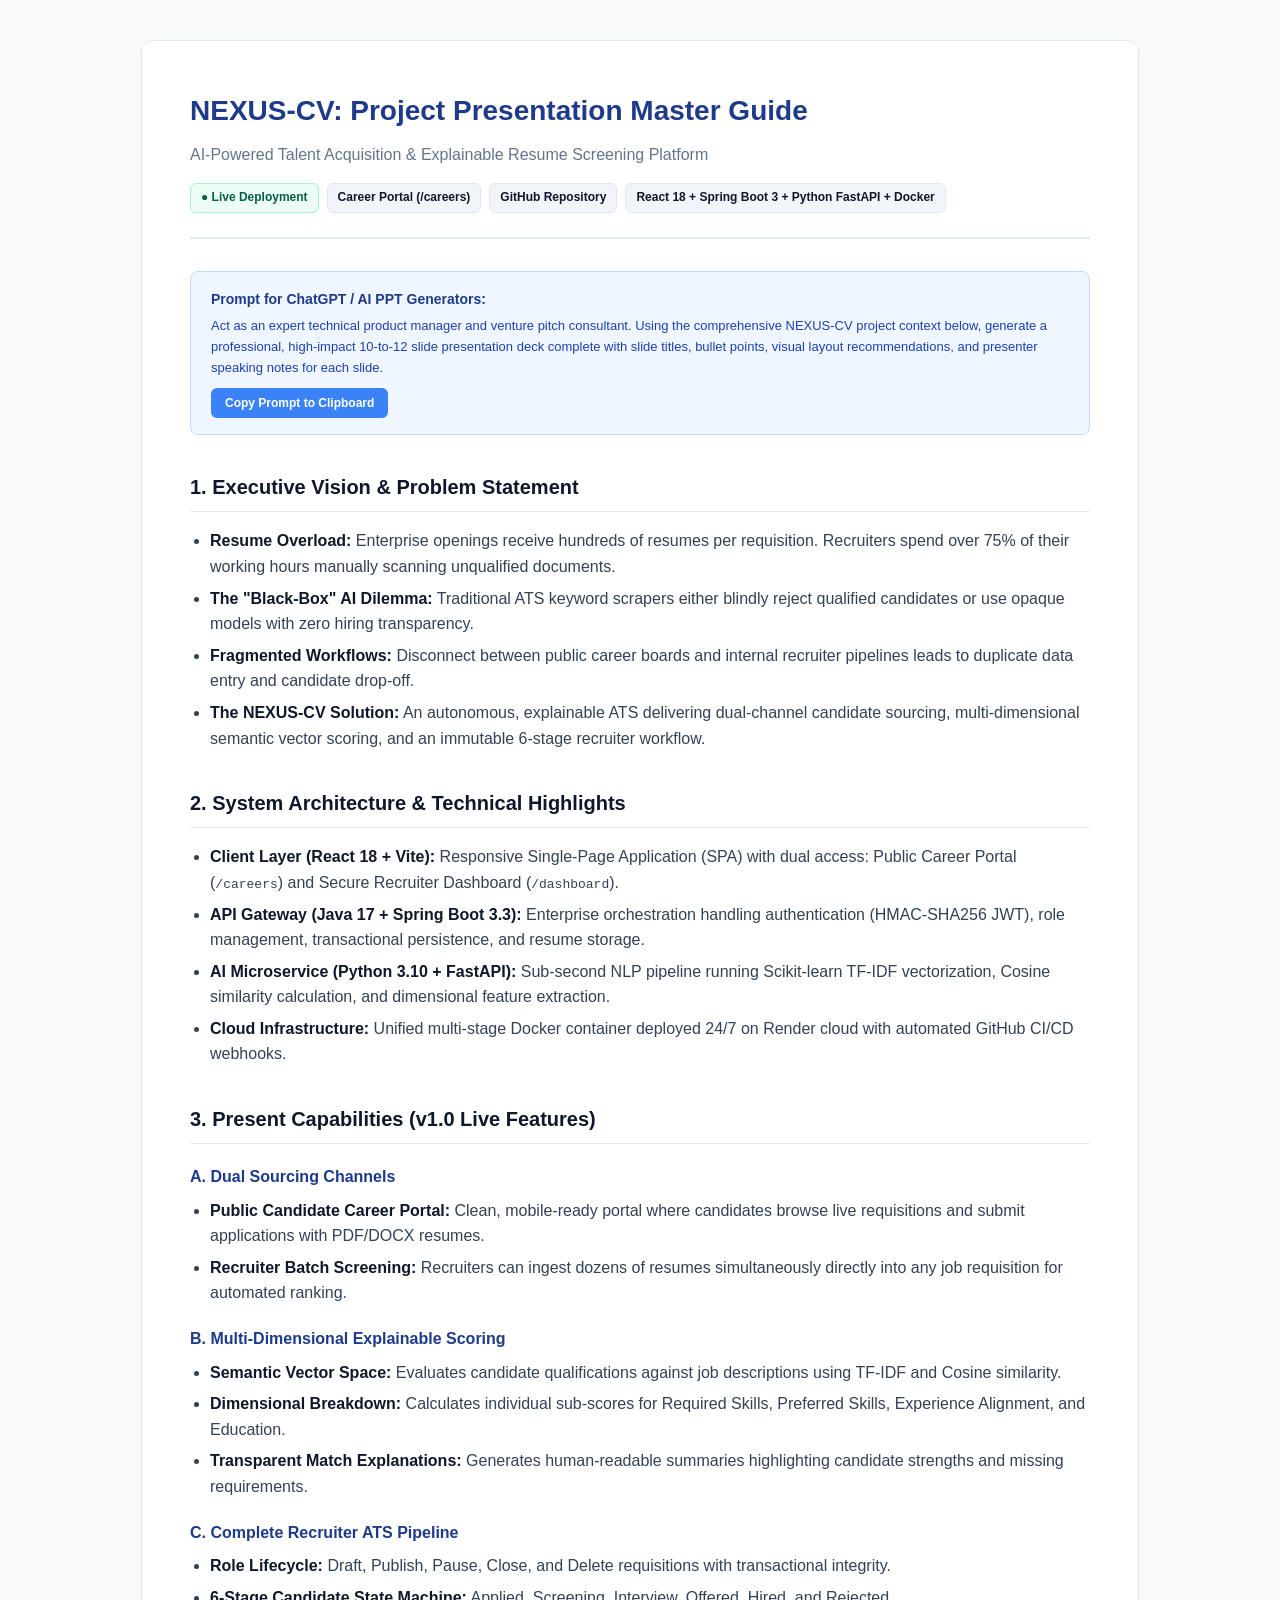
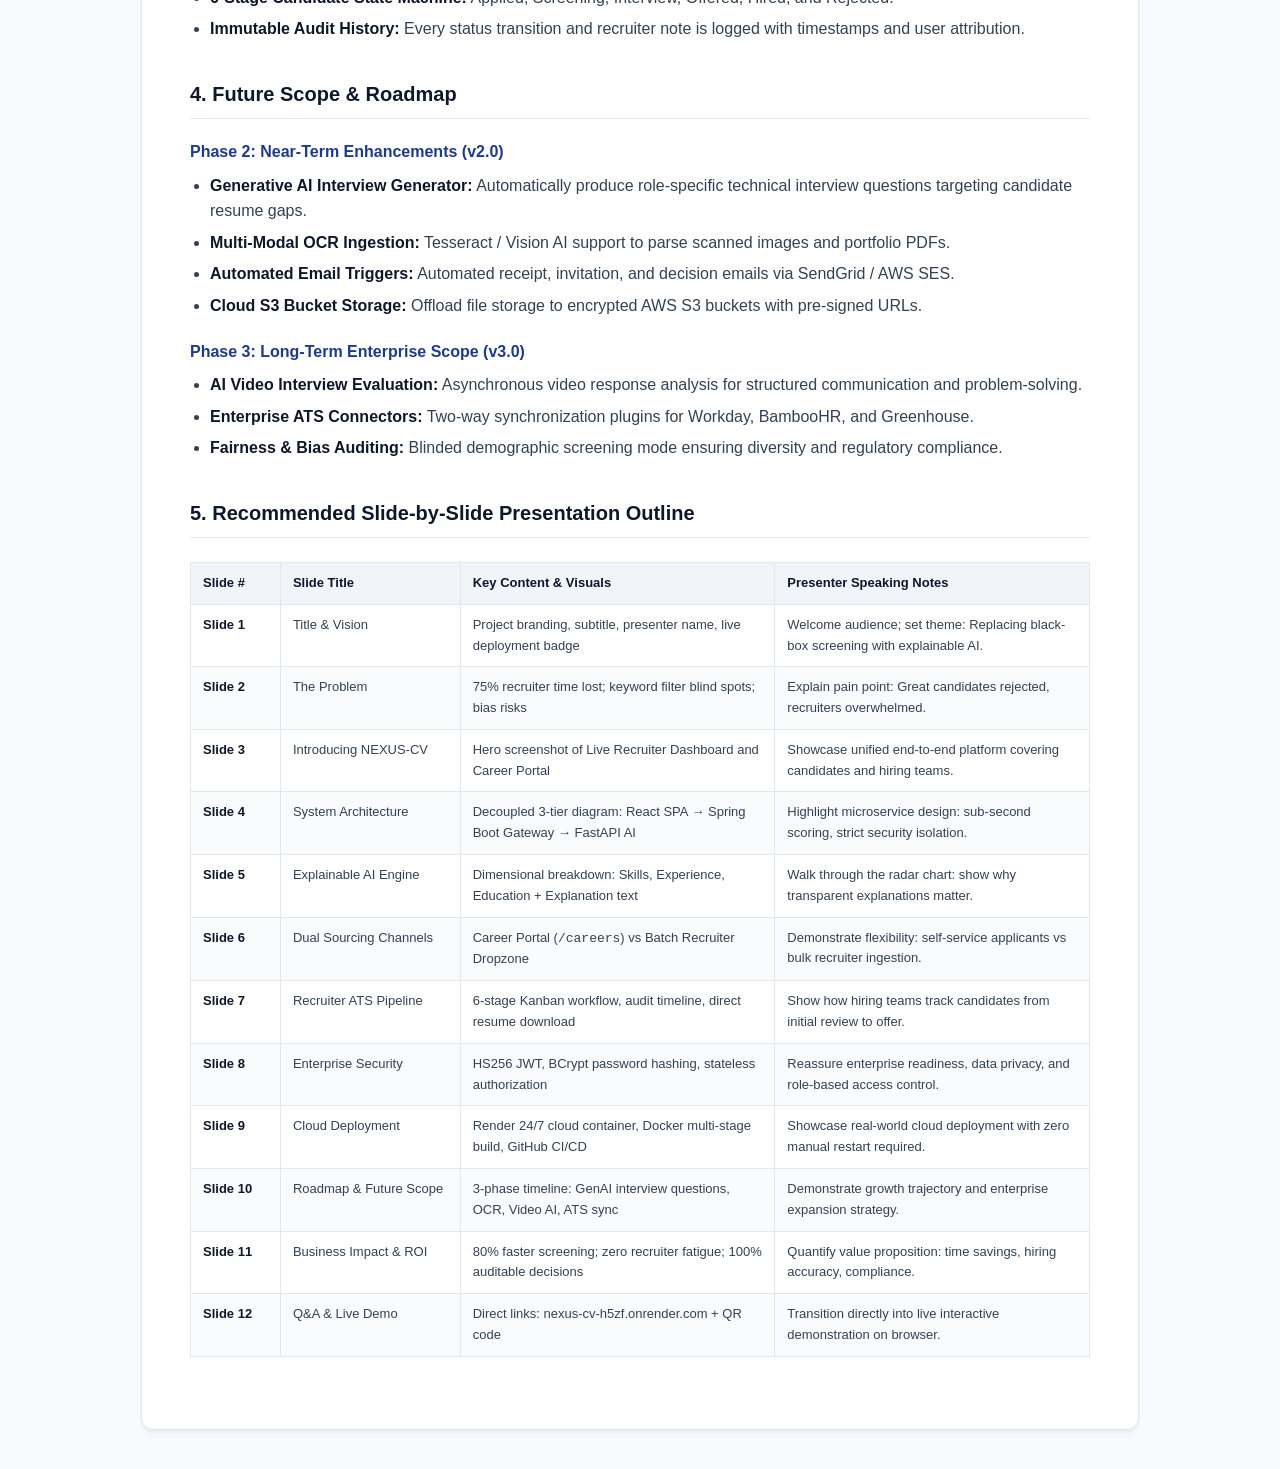
<file: docs/NEXUS_CV_Presentation_Guide.html>
<!DOCTYPE html>
<html lang="en">
<head>
  <meta charset="UTF-8">
  <title>NEXUS-CV: Project Presentation Master Guide</title>
  <style>
    :root {
      --primary: #1e3a8a;
      --primary-light: #3b82f6;
      --slate-900: #0f172a;
      --slate-800: #1e293b;
      --slate-100: #f1f5f9;
      --text-main: #334155;
      --text-heading: #0f172a;
      --border: #e2e8f0;
      --accent: #10b981;
    }
    body {
      font-family: -apple-system, BlinkMacSystemFont, "Segoe UI", Roboto, Helvetica, Arial, sans-serif;
      line-height: 1.6;
      color: var(--text-main);
      background-color: #f8fafc;
      margin: 0;
      padding: 40px 20px;
    }
    .container {
      max-width: 900px;
      margin: 0 auto;
      background: #ffffff;
      padding: 48px;
      border-radius: 12px;
      box-shadow: 0 4px 6px -1px rgba(0,0,0,0.05), 0 2px 4px -2px rgba(0,0,0,0.05);
      border: 1px solid var(--border);
    }
    .header {
      border-bottom: 2px solid var(--border);
      padding-bottom: 24px;
      margin-bottom: 32px;
    }
    h1 {
      font-size: 28px;
      color: var(--primary);
      margin: 0 0 8px 0;
      font-weight: 800;
    }
    .subtitle {
      font-size: 16px;
      color: #64748b;
      margin: 0 0 16px 0;
    }
    .badges {
      display: flex;
      flex-wrap: wrap;
      gap: 8px;
      margin-top: 12px;
    }
    .badge {
      display: inline-flex;
      align-items: center;
      padding: 4px 10px;
      border-radius: 6px;
      font-size: 12px;
      font-weight: 600;
      background: var(--slate-100);
      color: var(--slate-900);
      border: 1px solid var(--border);
      text-decoration: none;
    }
    .badge-live {
      background: #ecfdf5;
      color: #065f46;
      border-color: #a7f3d0;
    }
    .copy-box {
      background: #eff6ff;
      border: 1px solid #bfdbfe;
      border-radius: 8px;
      padding: 16px 20px;
      margin: 24px 0;
      position: relative;
    }
    .copy-box h4 {
      margin: 0 0 6px 0;
      color: var(--primary);
      font-size: 14px;
    }
    .copy-box p {
      margin: 0 0 10px 0;
      font-size: 13px;
      color: #1e40af;
    }
    .btn-copy {
      background: var(--primary-light);
      color: white;
      border: none;
      padding: 8px 14px;
      border-radius: 6px;
      font-size: 12px;
      font-weight: 600;
      cursor: pointer;
      transition: background 0.2s;
    }
    .btn-copy:hover {
      background: var(--primary);
    }
    h2 {
      color: var(--text-heading);
      font-size: 20px;
      border-bottom: 1px solid var(--border);
      padding-bottom: 8px;
      margin-top: 36px;
      margin-bottom: 16px;
    }
    h3 {
      font-size: 16px;
      color: var(--primary);
      margin-top: 20px;
      margin-bottom: 8px;
    }
    ul {
      margin: 8px 0 16px 20px;
      padding: 0;
    }
    li {
      margin-bottom: 6px;
    }
    strong {
      color: var(--slate-900);
    }
    table {
      width: 100%;
      border-collapse: collapse;
      margin: 24px 0;
      font-size: 13px;
    }
    th, td {
      border: 1px solid var(--border);
      padding: 10px 12px;
      text-align: left;
      vertical-align: top;
    }
    th {
      background-color: #f1f5f9;
      color: var(--slate-900);
      font-weight: 700;
    }
    tr:nth-child(even) {
      background-color: #fafbfc;
    }
    @media print {
      body { background: #fff; padding: 0; }
      .container { box-shadow: none; border: none; padding: 0; }
      .btn-copy { display: none; }
    }
  </style>
</head>
<body>
  <div class="container">
    <div class="header">
      <h1>NEXUS-CV: Project Presentation Master Guide</h1>
      <div class="subtitle">AI-Powered Talent Acquisition & Explainable Resume Screening Platform</div>
      <div class="badges">
        <a class="badge badge-live" href="https://nexus-cv-h5zf.onrender.com" target="_blank">● Live Deployment</a>
        <a class="badge" href="https://nexus-cv-h5zf.onrender.com/careers" target="_blank">Career Portal (/careers)</a>
        <a class="badge" href="https://github.com/gentleG1ant/NEXUS-CV" target="_blank">GitHub Repository</a>
        <span class="badge">React 18 + Spring Boot 3 + Python FastAPI + Docker</span>
      </div>
    </div>

    <div class="copy-box">
      <h4>Prompt for ChatGPT / AI PPT Generators:</h4>
      <p id="promptText">Act as an expert technical product manager and venture pitch consultant. Using the comprehensive NEXUS-CV project context below, generate a professional, high-impact 10-to-12 slide presentation deck complete with slide titles, bullet points, visual layout recommendations, and presenter speaking notes for each slide.</p>
      <button class="btn-copy" onclick="copyPrompt()">Copy Prompt to Clipboard</button>
      <span id="copyMsg" style="font-size: 12px; color: #059669; margin-left: 10px; display: none;">Copied!</span>
    </div>

    <h2>1. Executive Vision & Problem Statement</h2>
    <ul>
      <li><strong>Resume Overload:</strong> Enterprise openings receive hundreds of resumes per requisition. Recruiters spend over 75% of their working hours manually scanning unqualified documents.</li>
      <li><strong>The "Black-Box" AI Dilemma:</strong> Traditional ATS keyword scrapers either blindly reject qualified candidates or use opaque models with zero hiring transparency.</li>
      <li><strong>Fragmented Workflows:</strong> Disconnect between public career boards and internal recruiter pipelines leads to duplicate data entry and candidate drop-off.</li>
      <li><strong>The NEXUS-CV Solution:</strong> An autonomous, explainable ATS delivering dual-channel candidate sourcing, multi-dimensional semantic vector scoring, and an immutable 6-stage recruiter workflow.</li>
    </ul>

    <h2>2. System Architecture & Technical Highlights</h2>
    <ul>
      <li><strong>Client Layer (React 18 + Vite):</strong> Responsive Single-Page Application (SPA) with dual access: Public Career Portal (<code>/careers</code>) and Secure Recruiter Dashboard (<code>/dashboard</code>).</li>
      <li><strong>API Gateway (Java 17 + Spring Boot 3.3):</strong> Enterprise orchestration handling authentication (HMAC-SHA256 JWT), role management, transactional persistence, and resume storage.</li>
      <li><strong>AI Microservice (Python 3.10 + FastAPI):</strong> Sub-second NLP pipeline running Scikit-learn TF-IDF vectorization, Cosine similarity calculation, and dimensional feature extraction.</li>
      <li><strong>Cloud Infrastructure:</strong> Unified multi-stage Docker container deployed 24/7 on Render cloud with automated GitHub CI/CD webhooks.</li>
    </ul>

    <h2>3. Present Capabilities (v1.0 Live Features)</h2>
    <h3>A. Dual Sourcing Channels</h3>
    <ul>
      <li><strong>Public Candidate Career Portal:</strong> Clean, mobile-ready portal where candidates browse live requisitions and submit applications with PDF/DOCX resumes.</li>
      <li><strong>Recruiter Batch Screening:</strong> Recruiters can ingest dozens of resumes simultaneously directly into any job requisition for automated ranking.</li>
    </ul>

    <h3>B. Multi-Dimensional Explainable Scoring</h3>
    <ul>
      <li><strong>Semantic Vector Space:</strong> Evaluates candidate qualifications against job descriptions using TF-IDF and Cosine similarity.</li>
      <li><strong>Dimensional Breakdown:</strong> Calculates individual sub-scores for Required Skills, Preferred Skills, Experience Alignment, and Education.</li>
      <li><strong>Transparent Match Explanations:</strong> Generates human-readable summaries highlighting candidate strengths and missing requirements.</li>
    </ul>

    <h3>C. Complete Recruiter ATS Pipeline</h3>
    <ul>
      <li><strong>Role Lifecycle:</strong> Draft, Publish, Pause, Close, and Delete requisitions with transactional integrity.</li>
      <li><strong>6-Stage Candidate State Machine:</strong> Applied, Screening, Interview, Offered, Hired, and Rejected.</li>
      <li><strong>Immutable Audit History:</strong> Every status transition and recruiter note is logged with timestamps and user attribution.</li>
    </ul>

    <h2>4. Future Scope & Roadmap</h2>
    <h3>Phase 2: Near-Term Enhancements (v2.0)</h3>
    <ul>
      <li><strong>Generative AI Interview Generator:</strong> Automatically produce role-specific technical interview questions targeting candidate resume gaps.</li>
      <li><strong>Multi-Modal OCR Ingestion:</strong> Tesseract / Vision AI support to parse scanned images and portfolio PDFs.</li>
      <li><strong>Automated Email Triggers:</strong> Automated receipt, invitation, and decision emails via SendGrid / AWS SES.</li>
      <li><strong>Cloud S3 Bucket Storage:</strong> Offload file storage to encrypted AWS S3 buckets with pre-signed URLs.</li>
    </ul>

    <h3>Phase 3: Long-Term Enterprise Scope (v3.0)</h3>
    <ul>
      <li><strong>AI Video Interview Evaluation:</strong> Asynchronous video response analysis for structured communication and problem-solving.</li>
      <li><strong>Enterprise ATS Connectors:</strong> Two-way synchronization plugins for Workday, BambooHR, and Greenhouse.</li>
      <li><strong>Fairness & Bias Auditing:</strong> Blinded demographic screening mode ensuring diversity and regulatory compliance.</li>
    </ul>

    <h2>5. Recommended Slide-by-Slide Presentation Outline</h2>
    <table>
      <thead>
        <tr>
          <th style="width: 10%;">Slide #</th>
          <th style="width: 20%;">Slide Title</th>
          <th style="width: 35%;">Key Content & Visuals</th>
          <th style="width: 35%;">Presenter Speaking Notes</th>
        </tr>
      </thead>
      <tbody>
        <tr>
          <td><strong>Slide 1</strong></td>
          <td>Title & Vision</td>
          <td>Project branding, subtitle, presenter name, live deployment badge</td>
          <td>Welcome audience; set theme: Replacing black-box screening with explainable AI.</td>
        </tr>
        <tr>
          <td><strong>Slide 2</strong></td>
          <td>The Problem</td>
          <td>75% recruiter time lost; keyword filter blind spots; bias risks</td>
          <td>Explain pain point: Great candidates rejected, recruiters overwhelmed.</td>
        </tr>
        <tr>
          <td><strong>Slide 3</strong></td>
          <td>Introducing NEXUS-CV</td>
          <td>Hero screenshot of Live Recruiter Dashboard and Career Portal</td>
          <td>Showcase unified end-to-end platform covering candidates and hiring teams.</td>
        </tr>
        <tr>
          <td><strong>Slide 4</strong></td>
          <td>System Architecture</td>
          <td>Decoupled 3-tier diagram: React SPA &rarr; Spring Boot Gateway &rarr; FastAPI AI</td>
          <td>Highlight microservice design: sub-second scoring, strict security isolation.</td>
        </tr>
        <tr>
          <td><strong>Slide 5</strong></td>
          <td>Explainable AI Engine</td>
          <td>Dimensional breakdown: Skills, Experience, Education + Explanation text</td>
          <td>Walk through the radar chart: show why transparent explanations matter.</td>
        </tr>
        <tr>
          <td><strong>Slide 6</strong></td>
          <td>Dual Sourcing Channels</td>
          <td>Career Portal (<code>/careers</code>) vs Batch Recruiter Dropzone</td>
          <td>Demonstrate flexibility: self-service applicants vs bulk recruiter ingestion.</td>
        </tr>
        <tr>
          <td><strong>Slide 7</strong></td>
          <td>Recruiter ATS Pipeline</td>
          <td>6-stage Kanban workflow, audit timeline, direct resume download</td>
          <td>Show how hiring teams track candidates from initial review to offer.</td>
        </tr>
        <tr>
          <td><strong>Slide 8</strong></td>
          <td>Enterprise Security</td>
          <td>HS256 JWT, BCrypt password hashing, stateless authorization</td>
          <td>Reassure enterprise readiness, data privacy, and role-based access control.</td>
        </tr>
        <tr>
          <td><strong>Slide 9</strong></td>
          <td>Cloud Deployment</td>
          <td>Render 24/7 cloud container, Docker multi-stage build, GitHub CI/CD</td>
          <td>Showcase real-world cloud deployment with zero manual restart required.</td>
        </tr>
        <tr>
          <td><strong>Slide 10</strong></td>
          <td>Roadmap & Future Scope</td>
          <td>3-phase timeline: GenAI interview questions, OCR, Video AI, ATS sync</td>
          <td>Demonstrate growth trajectory and enterprise expansion strategy.</td>
        </tr>
        <tr>
          <td><strong>Slide 11</strong></td>
          <td>Business Impact & ROI</td>
          <td>80% faster screening; zero recruiter fatigue; 100% auditable decisions</td>
          <td>Quantify value proposition: time savings, hiring accuracy, compliance.</td>
        </tr>
        <tr>
          <td><strong>Slide 12</strong></td>
          <td>Q&A & Live Demo</td>
          <td>Direct links: nexus-cv-h5zf.onrender.com + QR code</td>
          <td>Transition directly into live interactive demonstration on browser.</td>
        </tr>
      </tbody>
    </table>
  </div>

  <script>
    function copyPrompt() {
      const text = document.getElementById('promptText').innerText;
      navigator.clipboard.writeText(text).then(() => {
        const msg = document.getElementById('copyMsg');
        msg.style.display = 'inline';
        setTimeout(() => { msg.style.display = 'none'; }, 2500);
      });
    }
  </script>
</body>
</html>
</file>
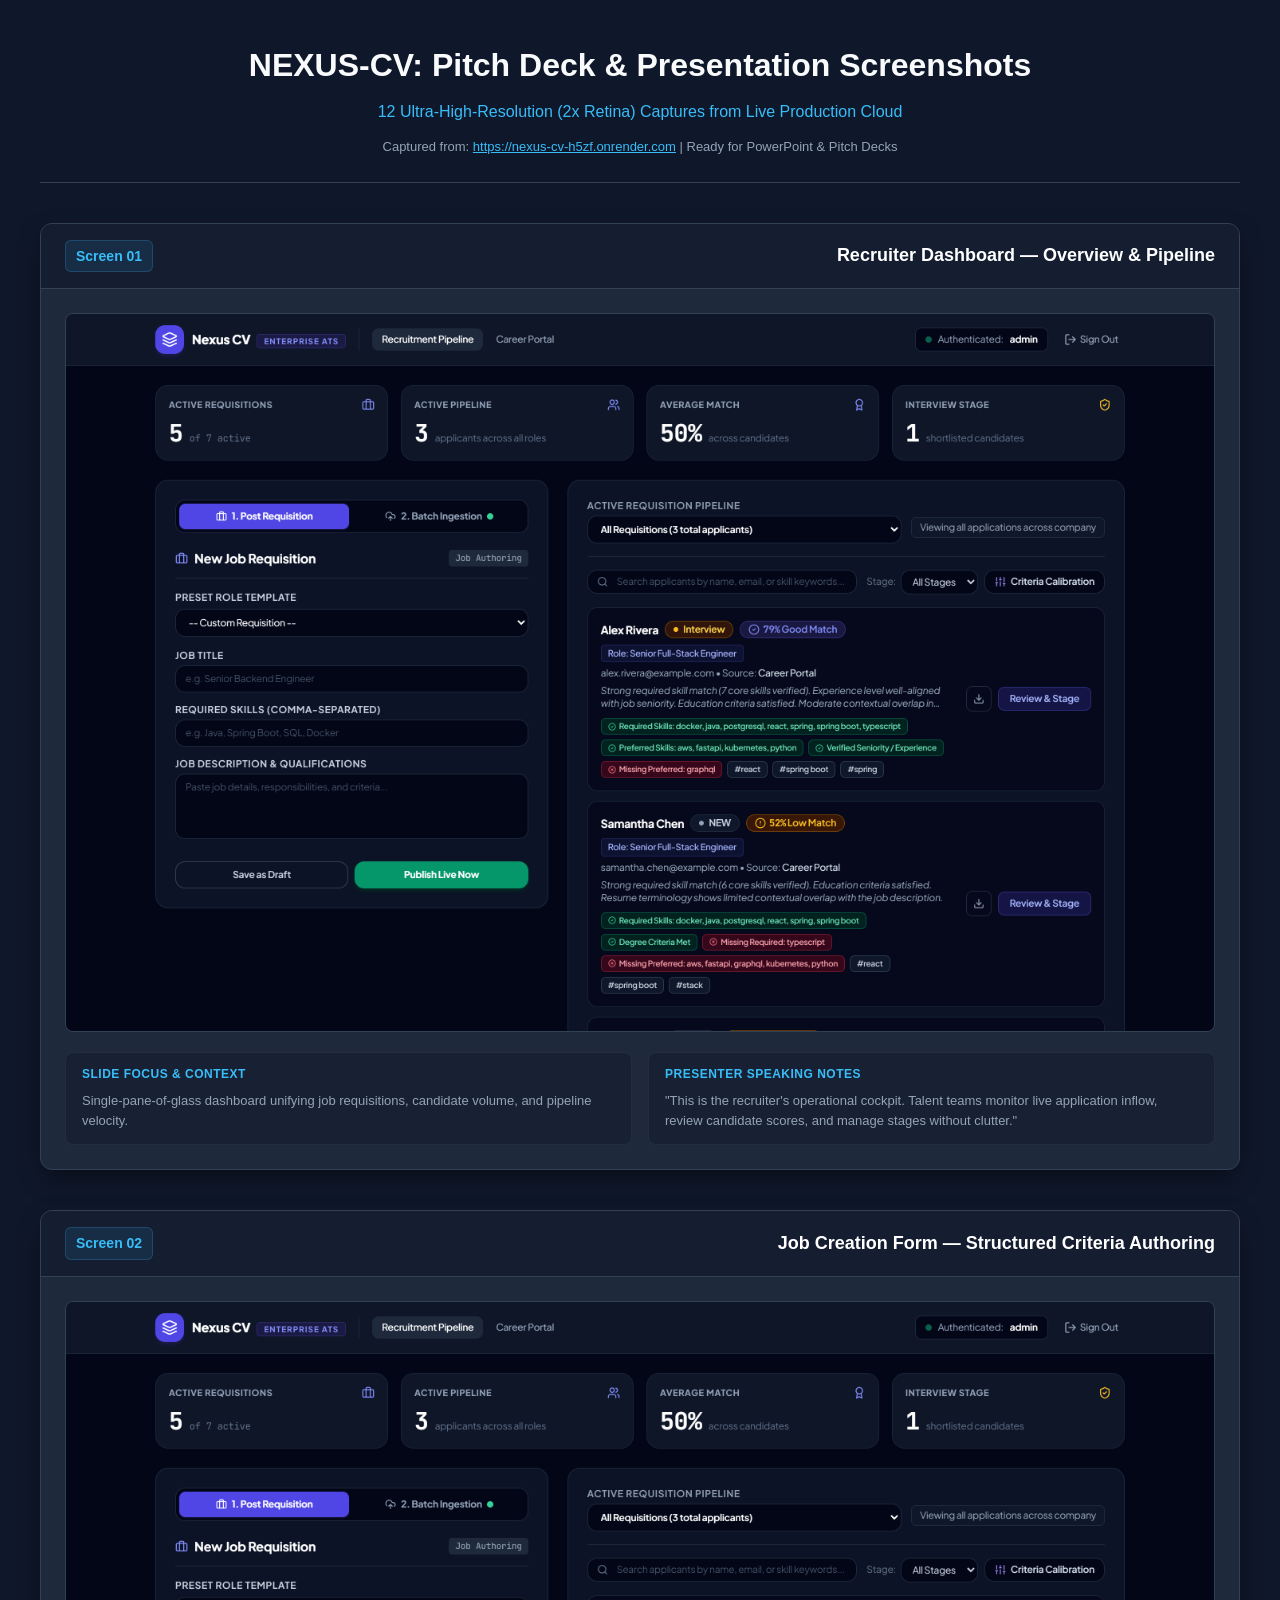
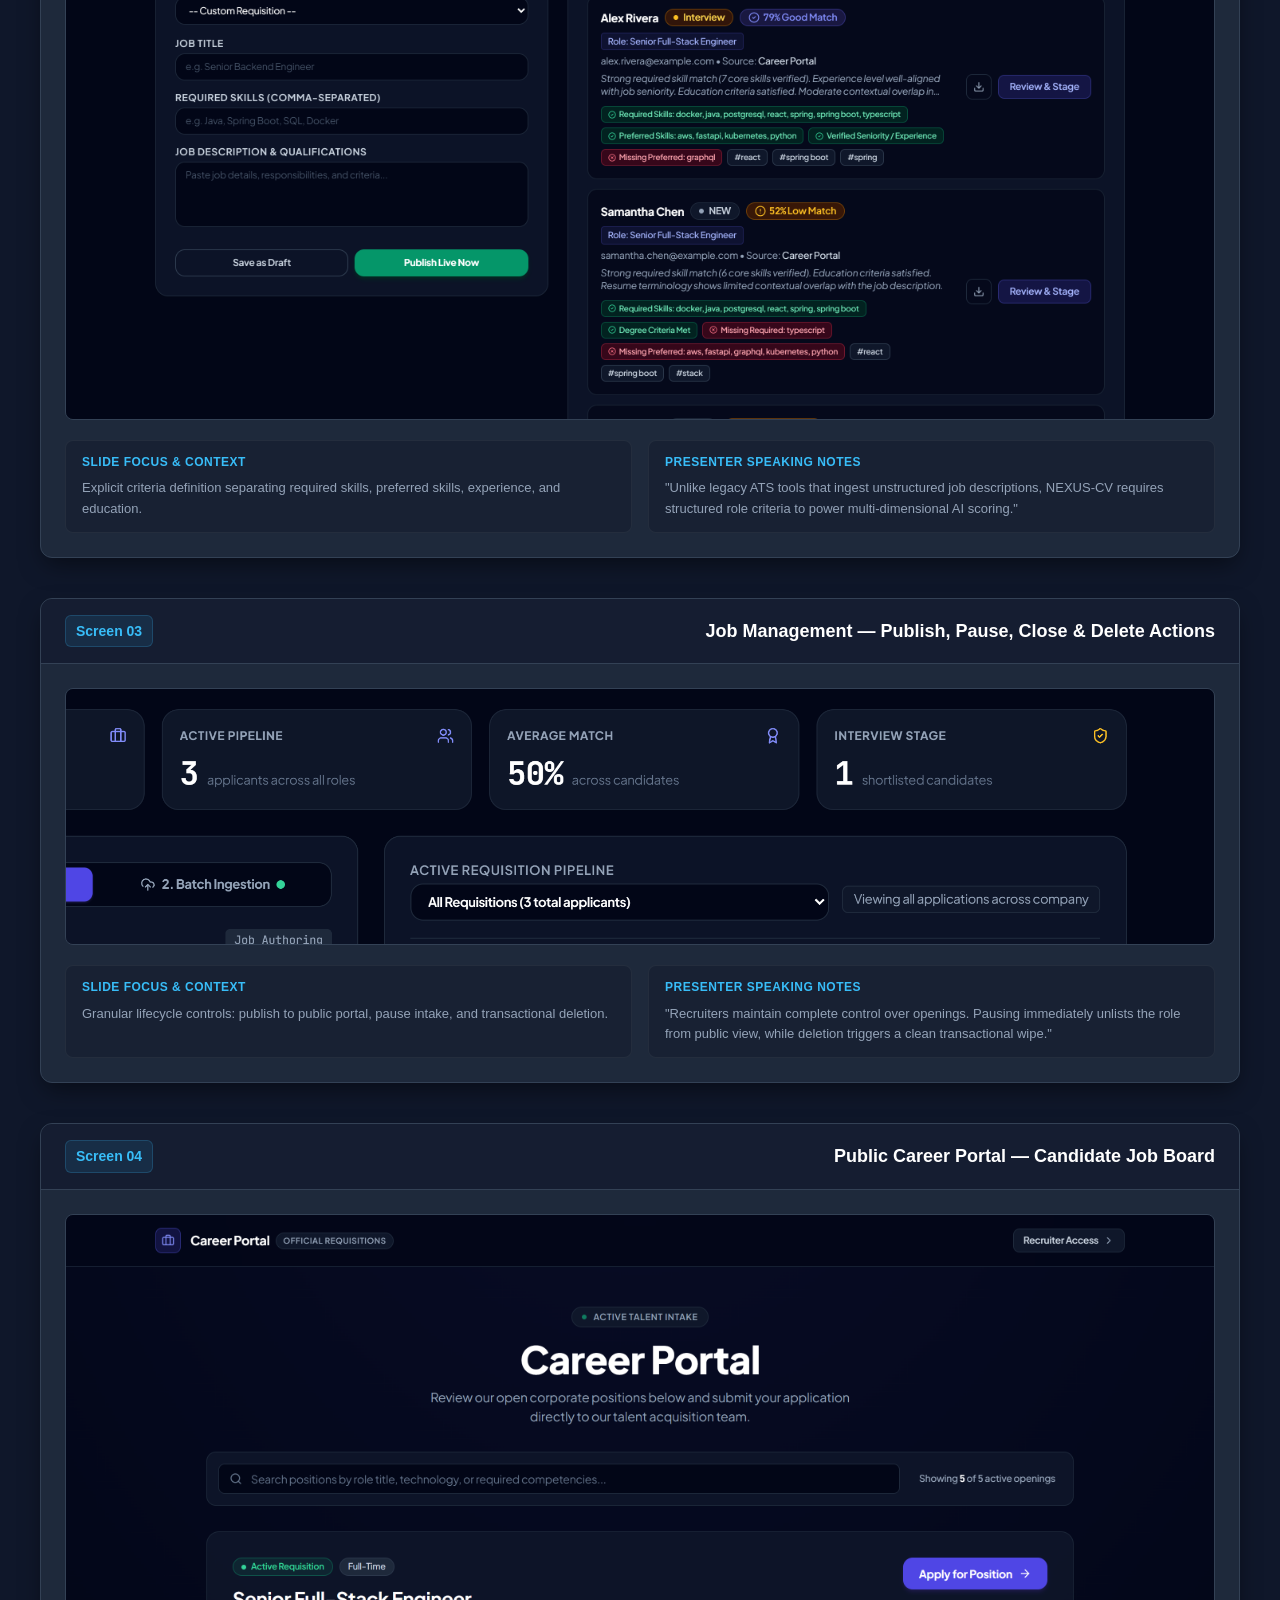
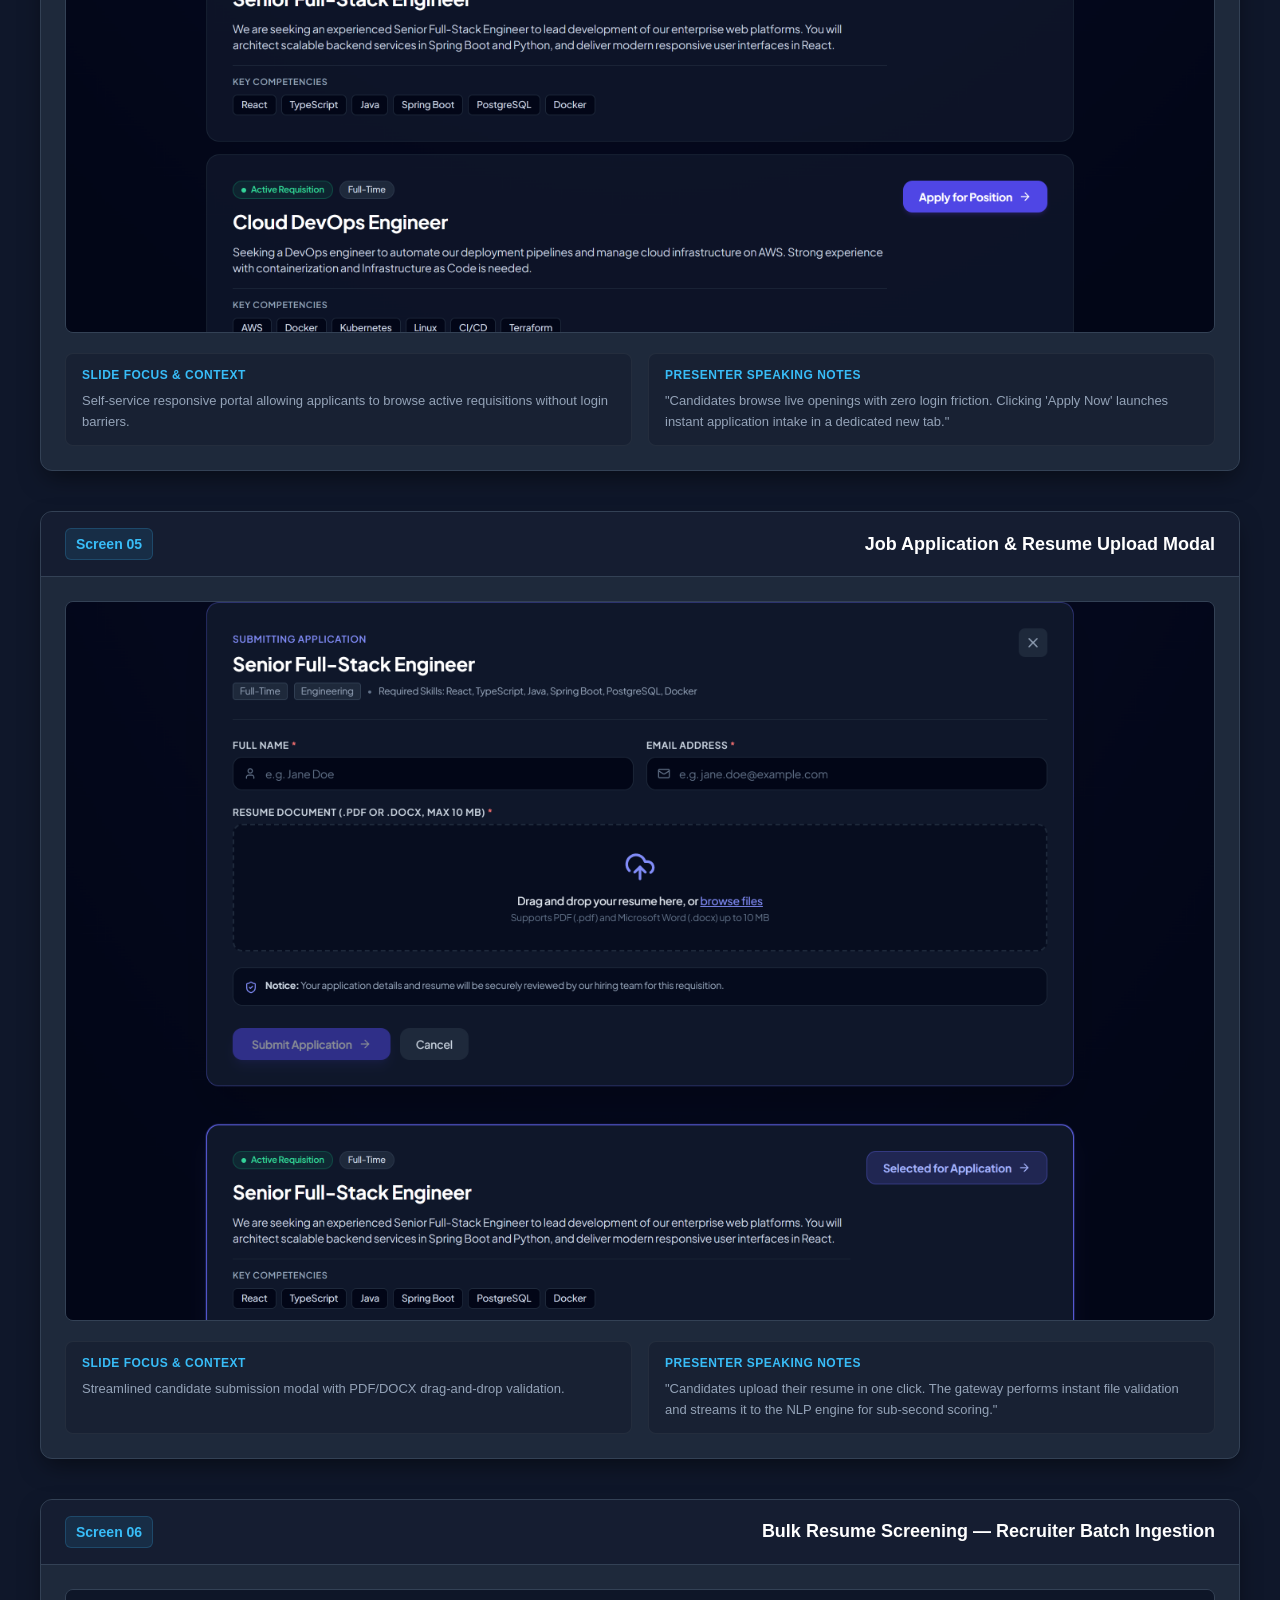
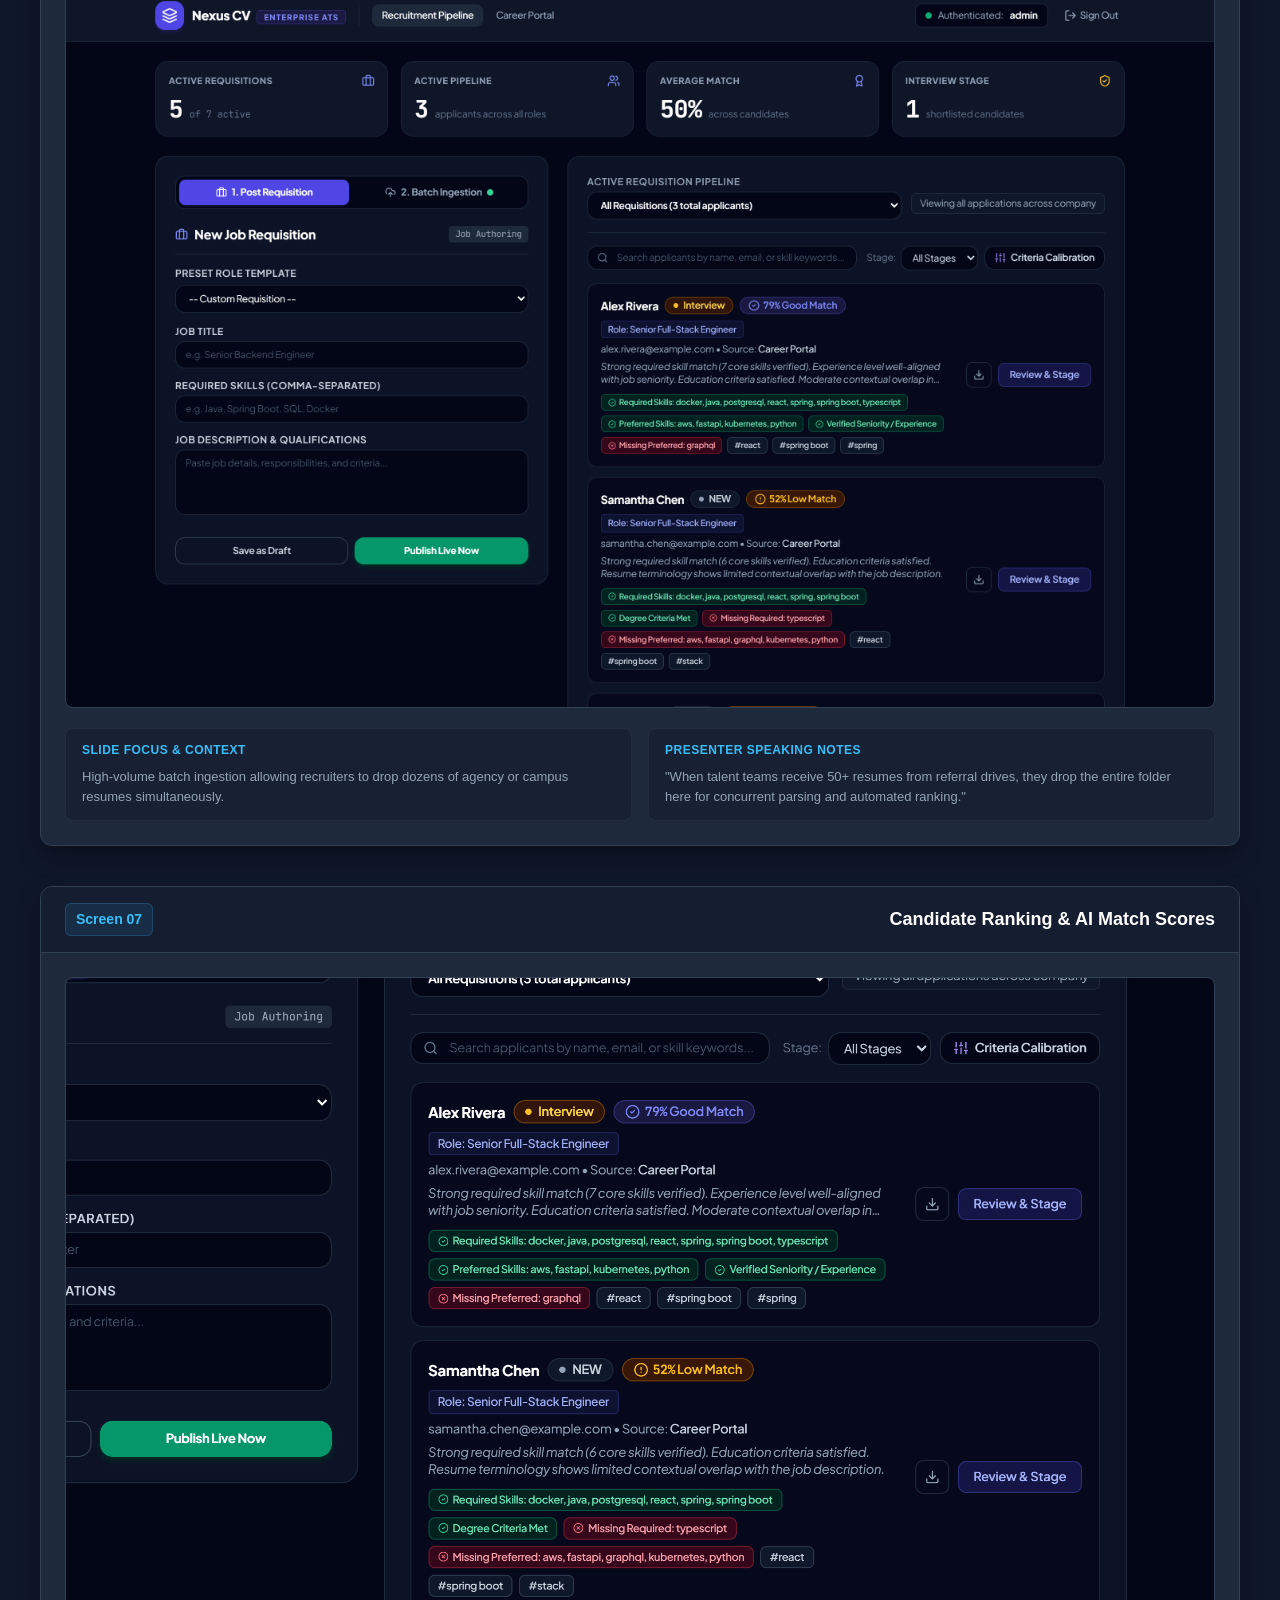
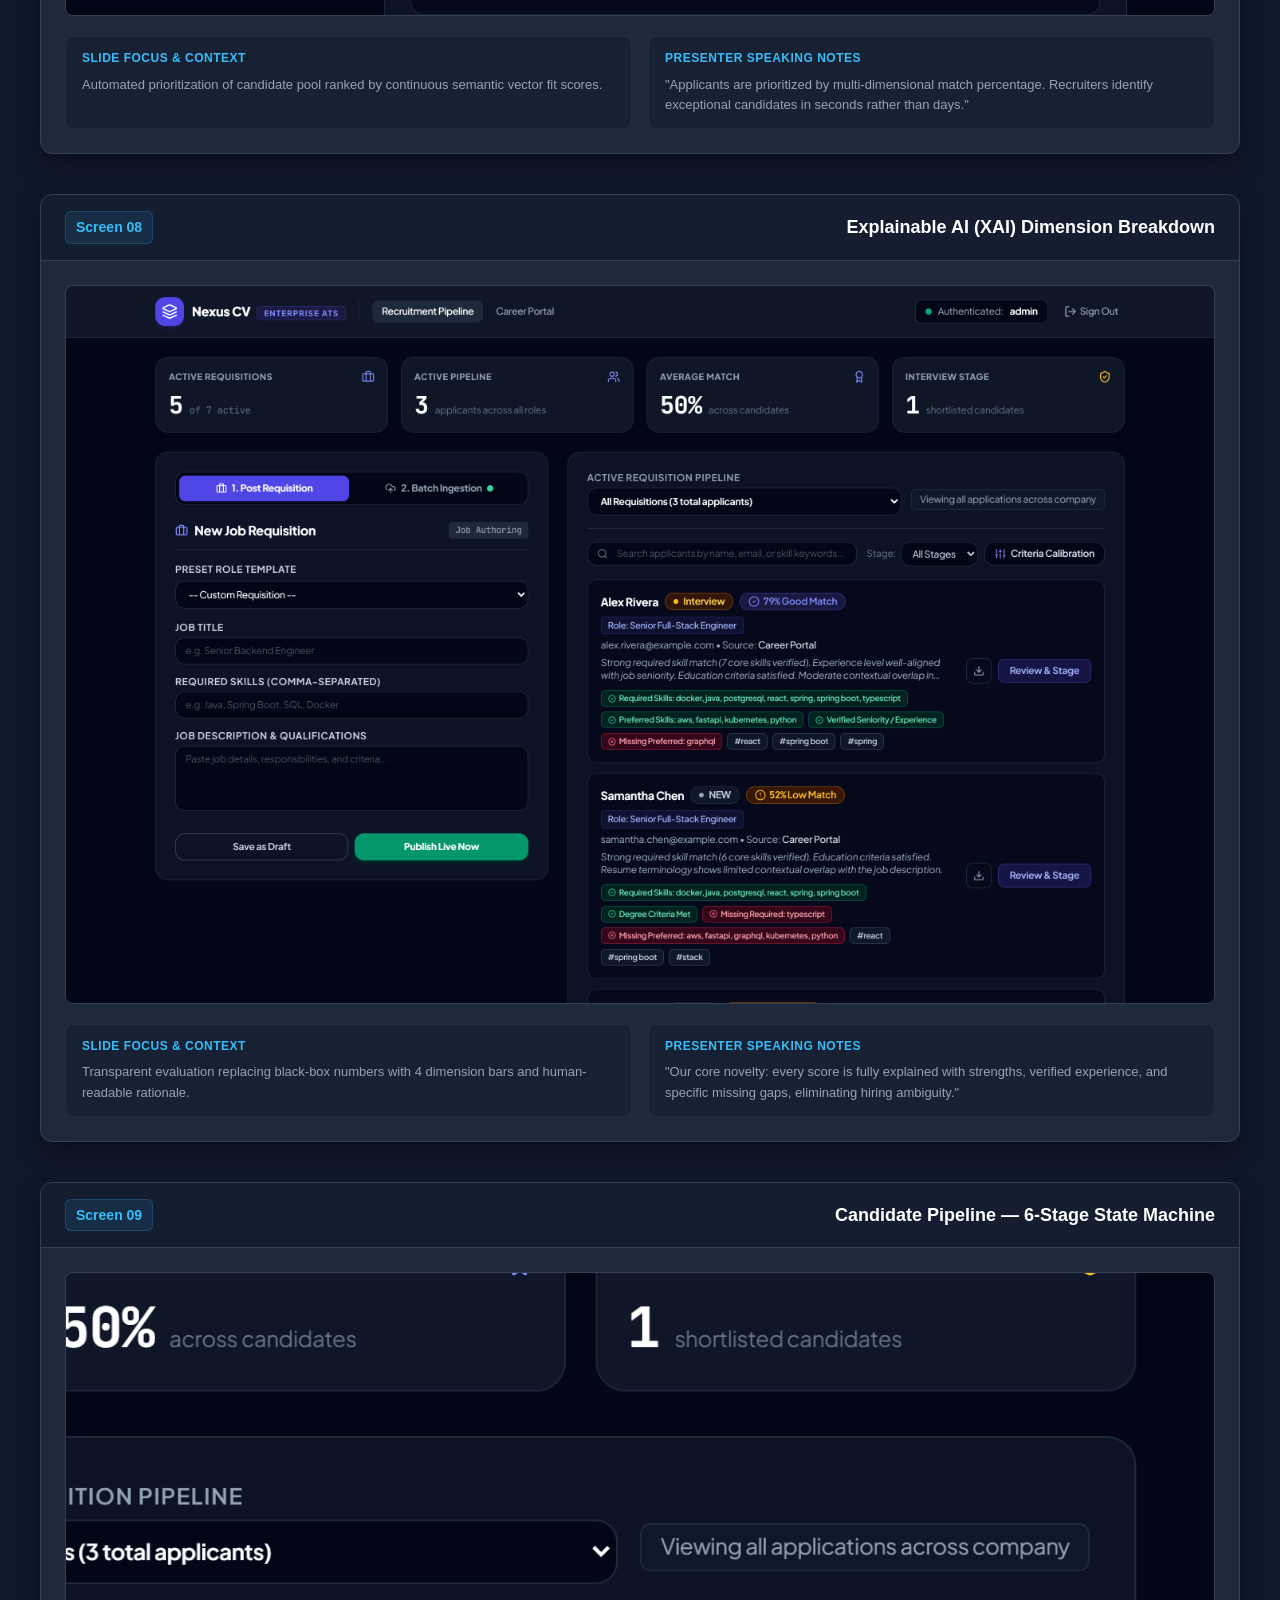
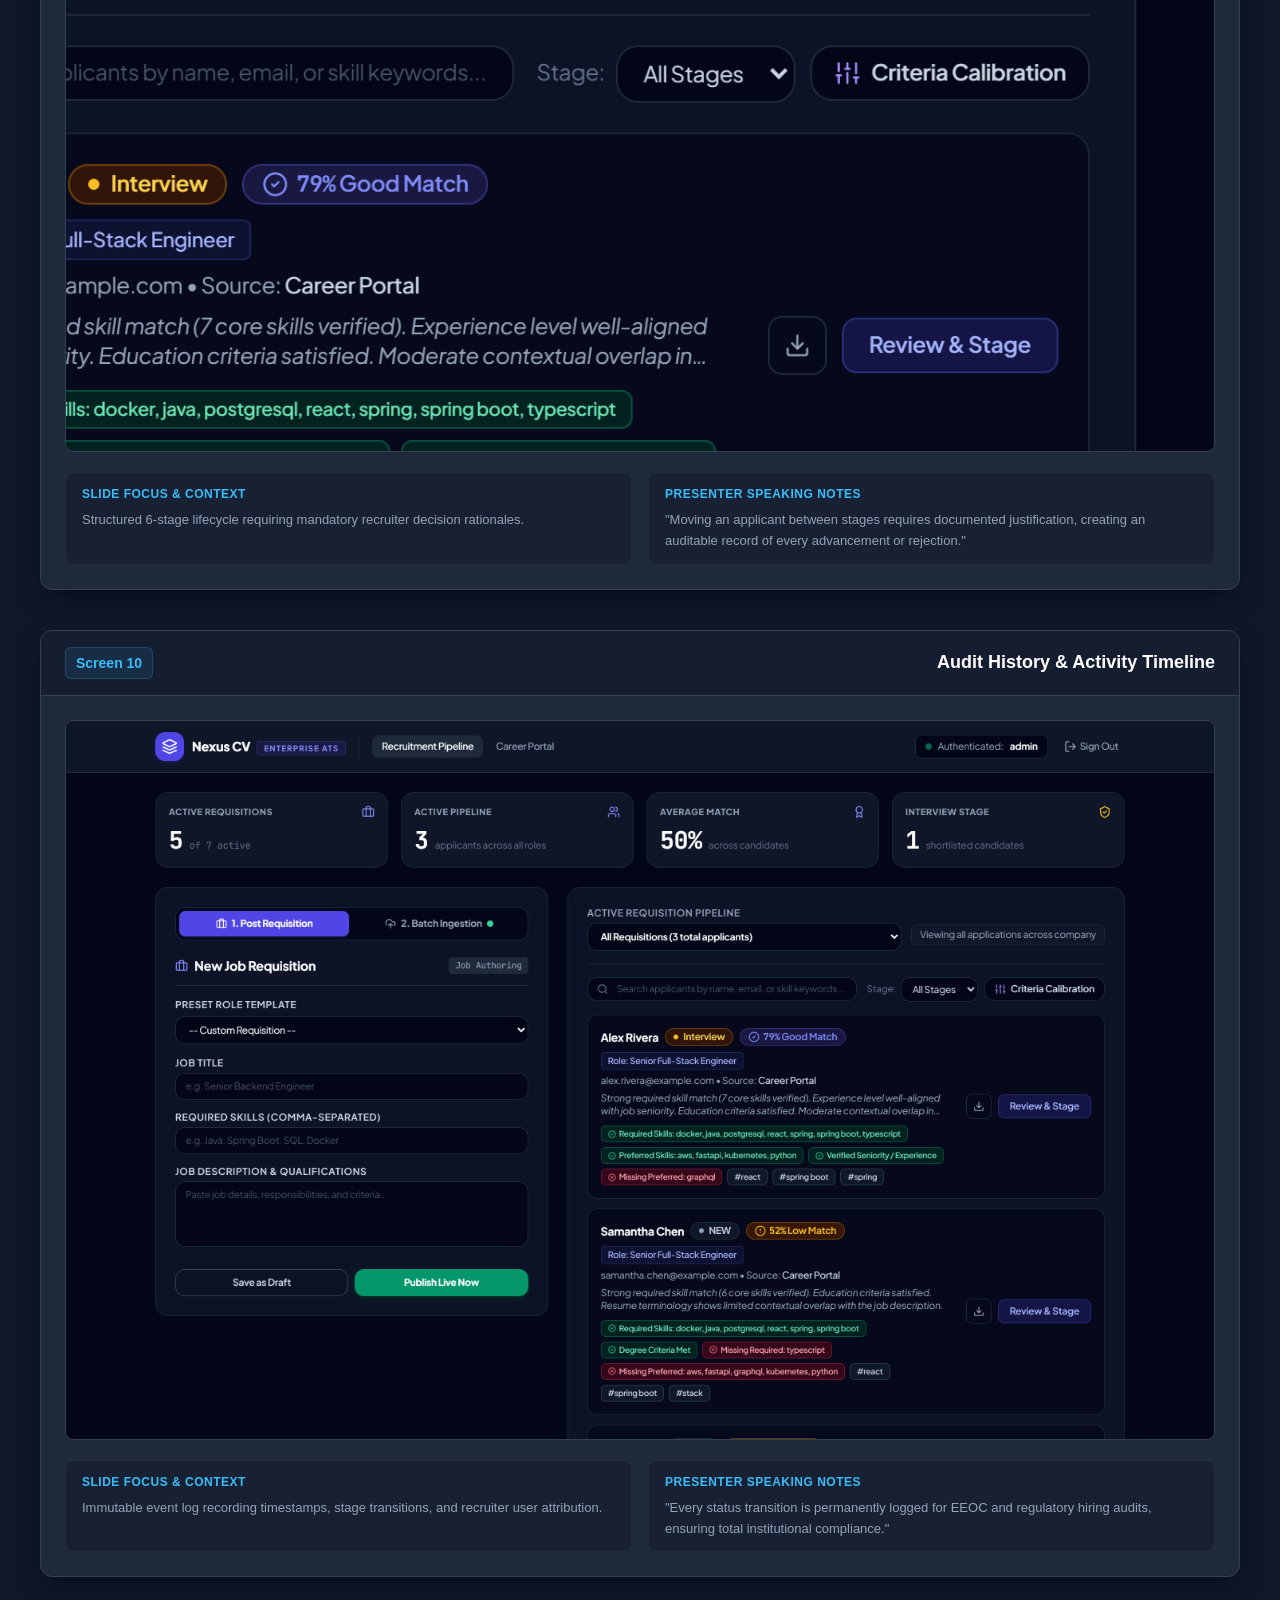
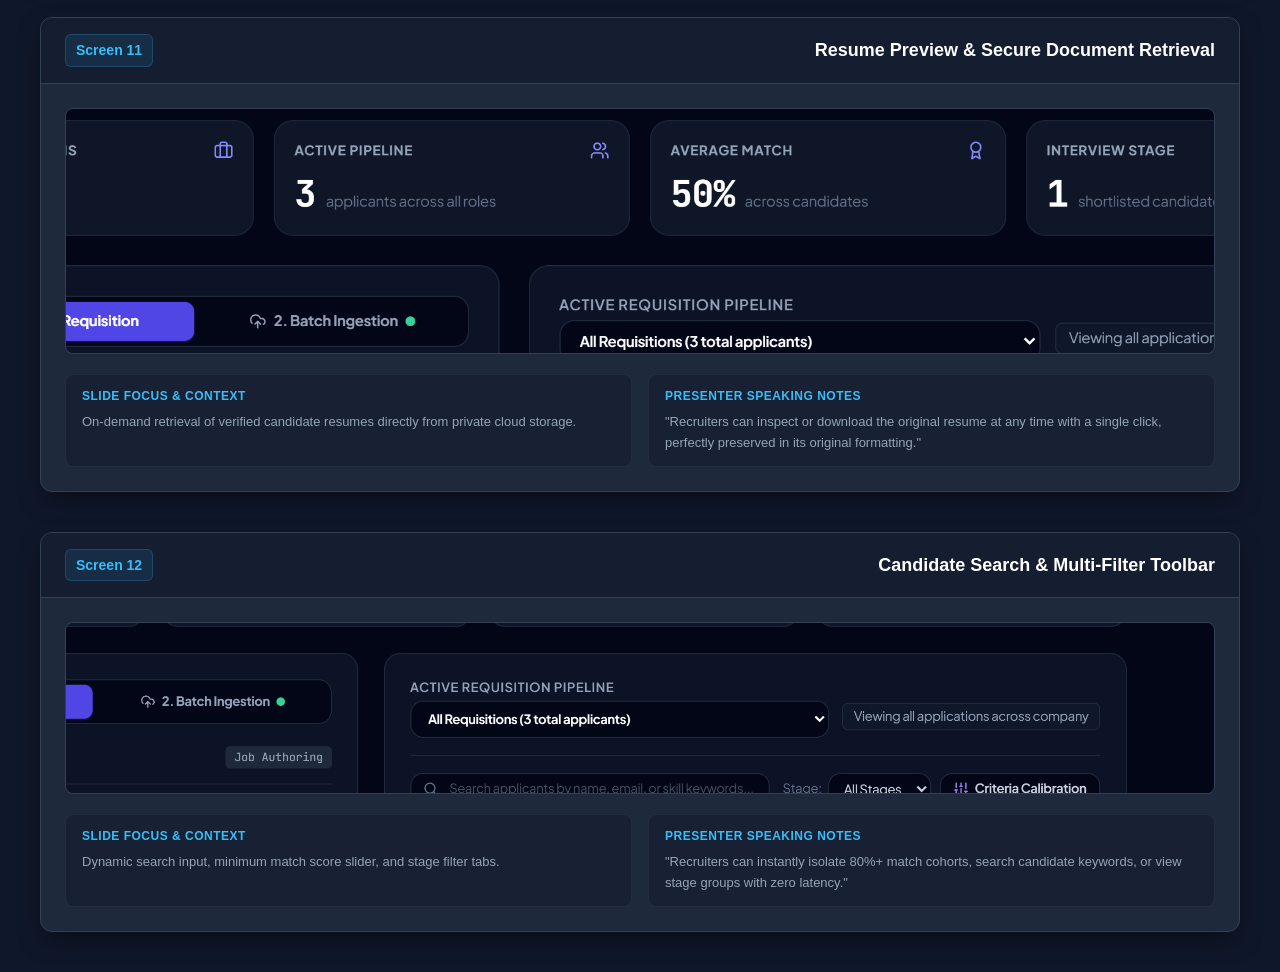
<file: docs/screenshots/gallery.html>
<!DOCTYPE html>
<html lang="en">
<head>
  <meta charset="UTF-8">
  <title>NEXUS-CV: 12 High-Resolution Presentation Screenshots</title>
  <style>
    :root {
      --primary: #1e3a8a;
      --bg: #0f172a;
      --card-bg: #1e293b;
      --border: #334155;
      --text-main: #f8fafc;
      --text-muted: #94a3b8;
      --accent: #38bdf8;
    }
    body {
      font-family: -apple-system, BlinkMacSystemFont, "Segoe UI", Roboto, Helvetica, Arial, sans-serif;
      background-color: var(--bg);
      color: var(--text-main);
      margin: 0;
      padding: 40px 24px;
      line-height: 1.6;
    }
    .header {
      max-width: 1200px;
      margin: 0 auto 40px auto;
      text-align: center;
      border-bottom: 1px solid var(--border);
      padding-bottom: 24px;
    }
    h1 {
      font-size: 32px;
      color: var(--text-main);
      margin: 0 0 8px 0;
    }
    .subtitle {
      font-size: 16px;
      color: var(--accent);
      margin-bottom: 12px;
    }
    .meta {
      font-size: 13px;
      color: var(--text-muted);
    }
    .grid {
      display: grid;
      grid-template-columns: 1fr;
      gap: 40px;
      max-width: 1200px;
      margin: 0 auto;
    }
    .card {
      background: var(--card-bg);
      border: 1px solid var(--border);
      border-radius: 12px;
      overflow: hidden;
      box-shadow: 0 10px 25px -5px rgba(0,0,0,0.5);
    }
    .card-header {
      padding: 16px 24px;
      background: rgba(15, 23, 42, 0.6);
      border-bottom: 1px solid var(--border);
      display: flex;
      justify-content: space-between;
      align-items: center;
    }
    .card-num {
      font-size: 14px;
      font-weight: 700;
      color: var(--accent);
      background: rgba(56, 189, 248, 0.1);
      padding: 4px 10px;
      border-radius: 6px;
      border: 1px solid rgba(56, 189, 248, 0.2);
    }
    .card-title {
      font-size: 18px;
      font-weight: 700;
      color: #ffffff;
      margin: 0;
    }
    .card-body {
      padding: 24px;
    }
    .img-wrap {
      background: #000;
      border-radius: 8px;
      overflow: hidden;
      border: 1px solid var(--border);
      margin-bottom: 20px;
      display: flex;
      align-items: center;
      justify-content: center;
    }
    .img-wrap img {
      width: 100%;
      height: auto;
      display: block;
      transition: transform 0.2s;
    }
    .info-grid {
      display: grid;
      grid-template-columns: 1fr 1fr;
      gap: 16px;
      font-size: 13px;
    }
    .info-box {
      background: rgba(15, 23, 42, 0.4);
      padding: 12px 16px;
      border-radius: 8px;
      border: 1px solid rgba(255,255,255,0.05);
    }
    .info-box h4 {
      margin: 0 0 6px 0;
      color: var(--accent);
      font-size: 12px;
      text-transform: uppercase;
      letter-spacing: 0.5px;
    }
    .info-box p {
      margin: 0;
      color: var(--text-muted);
    }
    @media (max-width: 768px) {
      .info-grid { grid-template-columns: 1fr; }
    }
  </style>
</head>
<body>
  <div class="header">
    <h1>NEXUS-CV: Pitch Deck & Presentation Screenshots</h1>
    <div class="subtitle">12 Ultra-High-Resolution (2x Retina) Captures from Live Production Cloud</div>
    <div class="meta">Captured from: <a href="https://nexus-cv-h5zf.onrender.com" target="_blank" style="color: var(--accent);">https://nexus-cv-h5zf.onrender.com</a> | Ready for PowerPoint & Pitch Decks</div>
  </div>

  <div class="grid">

    <!-- 01 -->
    <div class="card">
      <div class="card-header">
        <span class="card-num">Screen 01</span>
        <h3 class="card-title">Recruiter Dashboard — Overview & Pipeline</h3>
      </div>
      <div class="card-body">
        <div class="img-wrap"><img src="01_recruiter_dashboard.png" alt="Recruiter Dashboard"></div>
        <div class="info-grid">
          <div class="info-box">
            <h4>Slide Focus & Context</h4>
            <p>Single-pane-of-glass dashboard unifying job requisitions, candidate volume, and pipeline velocity.</p>
          </div>
          <div class="info-box">
            <h4>Presenter Speaking Notes</h4>
            <p>"This is the recruiter's operational cockpit. Talent teams monitor live application inflow, review candidate scores, and manage stages without clutter."</p>
          </div>
        </div>
      </div>
    </div>

    <!-- 02 -->
    <div class="card">
      <div class="card-header">
        <span class="card-num">Screen 02</span>
        <h3 class="card-title">Job Creation Form — Structured Criteria Authoring</h3>
      </div>
      <div class="card-body">
        <div class="img-wrap"><img src="02_job_creation_form.png" alt="Job Creation Form"></div>
        <div class="info-grid">
          <div class="info-box">
            <h4>Slide Focus & Context</h4>
            <p>Explicit criteria definition separating required skills, preferred skills, experience, and education.</p>
          </div>
          <div class="info-box">
            <h4>Presenter Speaking Notes</h4>
            <p>"Unlike legacy ATS tools that ingest unstructured job descriptions, NEXUS-CV requires structured role criteria to power multi-dimensional AI scoring."</p>
          </div>
        </div>
      </div>
    </div>

    <!-- 03 -->
    <div class="card">
      <div class="card-header">
        <span class="card-num">Screen 03</span>
        <h3 class="card-title">Job Management — Publish, Pause, Close & Delete Actions</h3>
      </div>
      <div class="card-body">
        <div class="img-wrap"><img src="03_job_management_actions.png" alt="Job Management Actions"></div>
        <div class="info-grid">
          <div class="info-box">
            <h4>Slide Focus & Context</h4>
            <p>Granular lifecycle controls: publish to public portal, pause intake, and transactional deletion.</p>
          </div>
          <div class="info-box">
            <h4>Presenter Speaking Notes</h4>
            <p>"Recruiters maintain complete control over openings. Pausing immediately unlists the role from public view, while deletion triggers a clean transactional wipe."</p>
          </div>
        </div>
      </div>
    </div>

    <!-- 04 -->
    <div class="card">
      <div class="card-header">
        <span class="card-num">Screen 04</span>
        <h3 class="card-title">Public Career Portal — Candidate Job Board</h3>
      </div>
      <div class="card-body">
        <div class="img-wrap"><img src="04_public_career_portal.png" alt="Public Career Portal"></div>
        <div class="info-grid">
          <div class="info-box">
            <h4>Slide Focus & Context</h4>
            <p>Self-service responsive portal allowing applicants to browse active requisitions without login barriers.</p>
          </div>
          <div class="info-box">
            <h4>Presenter Speaking Notes</h4>
            <p>"Candidates browse live openings with zero login friction. Clicking 'Apply Now' launches instant application intake in a dedicated new tab."</p>
          </div>
        </div>
      </div>
    </div>

    <!-- 05 -->
    <div class="card">
      <div class="card-header">
        <span class="card-num">Screen 05</span>
        <h3 class="card-title">Job Application & Resume Upload Modal</h3>
      </div>
      <div class="card-body">
        <div class="img-wrap"><img src="05_candidate_application_modal.png" alt="Job Application Modal"></div>
        <div class="info-grid">
          <div class="info-box">
            <h4>Slide Focus & Context</h4>
            <p>Streamlined candidate submission modal with PDF/DOCX drag-and-drop validation.</p>
          </div>
          <div class="info-box">
            <h4>Presenter Speaking Notes</h4>
            <p>"Candidates upload their resume in one click. The gateway performs instant file validation and streams it to the NLP engine for sub-second scoring."</p>
          </div>
        </div>
      </div>
    </div>

    <!-- 06 -->
    <div class="card">
      <div class="card-header">
        <span class="card-num">Screen 06</span>
        <h3 class="card-title">Bulk Resume Screening — Recruiter Batch Ingestion</h3>
      </div>
      <div class="card-body">
        <div class="img-wrap"><img src="06_bulk_resume_screening.png" alt="Bulk Resume Screening"></div>
        <div class="info-grid">
          <div class="info-box">
            <h4>Slide Focus & Context</h4>
            <p>High-volume batch ingestion allowing recruiters to drop dozens of agency or campus resumes simultaneously.</p>
          </div>
          <div class="info-box">
            <h4>Presenter Speaking Notes</h4>
            <p>"When talent teams receive 50+ resumes from referral drives, they drop the entire folder here for concurrent parsing and automated ranking."</p>
          </div>
        </div>
      </div>
    </div>

    <!-- 07 -->
    <div class="card">
      <div class="card-header">
        <span class="card-num">Screen 07</span>
        <h3 class="card-title">Candidate Ranking & AI Match Scores</h3>
      </div>
      <div class="card-body">
        <div class="img-wrap"><img src="07_candidate_ranking_scores.png" alt="Candidate Ranking Scores"></div>
        <div class="info-grid">
          <div class="info-box">
            <h4>Slide Focus & Context</h4>
            <p>Automated prioritization of candidate pool ranked by continuous semantic vector fit scores.</p>
          </div>
          <div class="info-box">
            <h4>Presenter Speaking Notes</h4>
            <p>"Applicants are prioritized by multi-dimensional match percentage. Recruiters identify exceptional candidates in seconds rather than days."</p>
          </div>
        </div>
      </div>
    </div>

    <!-- 08 -->
    <div class="card">
      <div class="card-header">
        <span class="card-num">Screen 08</span>
        <h3 class="card-title">Explainable AI (XAI) Dimension Breakdown</h3>
      </div>
      <div class="card-body">
        <div class="img-wrap"><img src="08_explainable_ai_breakdown.png" alt="Explainable AI Breakdown"></div>
        <div class="info-grid">
          <div class="info-box">
            <h4>Slide Focus & Context</h4>
            <p>Transparent evaluation replacing black-box numbers with 4 dimension bars and human-readable rationale.</p>
          </div>
          <div class="info-box">
            <h4>Presenter Speaking Notes</h4>
            <p>"Our core novelty: every score is fully explained with strengths, verified experience, and specific missing gaps, eliminating hiring ambiguity."</p>
          </div>
        </div>
      </div>
    </div>

    <!-- 09 -->
    <div class="card">
      <div class="card-header">
        <span class="card-num">Screen 09</span>
        <h3 class="card-title">Candidate Pipeline — 6-Stage State Machine</h3>
      </div>
      <div class="card-body">
        <div class="img-wrap"><img src="09_candidate_pipeline_stage.png" alt="Candidate Pipeline Stage"></div>
        <div class="info-grid">
          <div class="info-box">
            <h4>Slide Focus & Context</h4>
            <p>Structured 6-stage lifecycle requiring mandatory recruiter decision rationales.</p>
          </div>
          <div class="info-box">
            <h4>Presenter Speaking Notes</h4>
            <p>"Moving an applicant between stages requires documented justification, creating an auditable record of every advancement or rejection."</p>
          </div>
        </div>
      </div>
    </div>

    <!-- 10 -->
    <div class="card">
      <div class="card-header">
        <span class="card-num">Screen 10</span>
        <h3 class="card-title">Audit History & Activity Timeline</h3>
      </div>
      <div class="card-body">
        <div class="img-wrap"><img src="10_audit_history_timeline.png" alt="Audit History Timeline"></div>
        <div class="info-grid">
          <div class="info-box">
            <h4>Slide Focus & Context</h4>
            <p>Immutable event log recording timestamps, stage transitions, and recruiter user attribution.</p>
          </div>
          <div class="info-box">
            <h4>Presenter Speaking Notes</h4>
            <p>"Every status transition is permanently logged for EEOC and regulatory hiring audits, ensuring total institutional compliance."</p>
          </div>
        </div>
      </div>
    </div>

    <!-- 11 -->
    <div class="card">
      <div class="card-header">
        <span class="card-num">Screen 11</span>
        <h3 class="card-title">Resume Preview & Secure Document Retrieval</h3>
      </div>
      <div class="card-body">
        <div class="img-wrap"><img src="11_resume_download_action.png" alt="Resume Download Action"></div>
        <div class="info-grid">
          <div class="info-box">
            <h4>Slide Focus & Context</h4>
            <p>On-demand retrieval of verified candidate resumes directly from private cloud storage.</p>
          </div>
          <div class="info-box">
            <h4>Presenter Speaking Notes</h4>
            <p>"Recruiters can inspect or download the original resume at any time with a single click, perfectly preserved in its original formatting."</p>
          </div>
        </div>
      </div>
    </div>

    <!-- 12 -->
    <div class="card">
      <div class="card-header">
        <span class="card-num">Screen 12</span>
        <h3 class="card-title">Candidate Search & Multi-Filter Toolbar</h3>
      </div>
      <div class="card-body">
        <div class="img-wrap"><img src="12_candidate_search_and_filters.png" alt="Candidate Search & Filters"></div>
        <div class="info-grid">
          <div class="info-box">
            <h4>Slide Focus & Context</h4>
            <p>Dynamic search input, minimum match score slider, and stage filter tabs.</p>
          </div>
          <div class="info-box">
            <h4>Presenter Speaking Notes</h4>
            <p>"Recruiters can instantly isolate 80%+ match cohorts, search candidate keywords, or view stage groups with zero latency."</p>
          </div>
        </div>
      </div>
    </div>

  </div>
</body>
</html>
</file>
